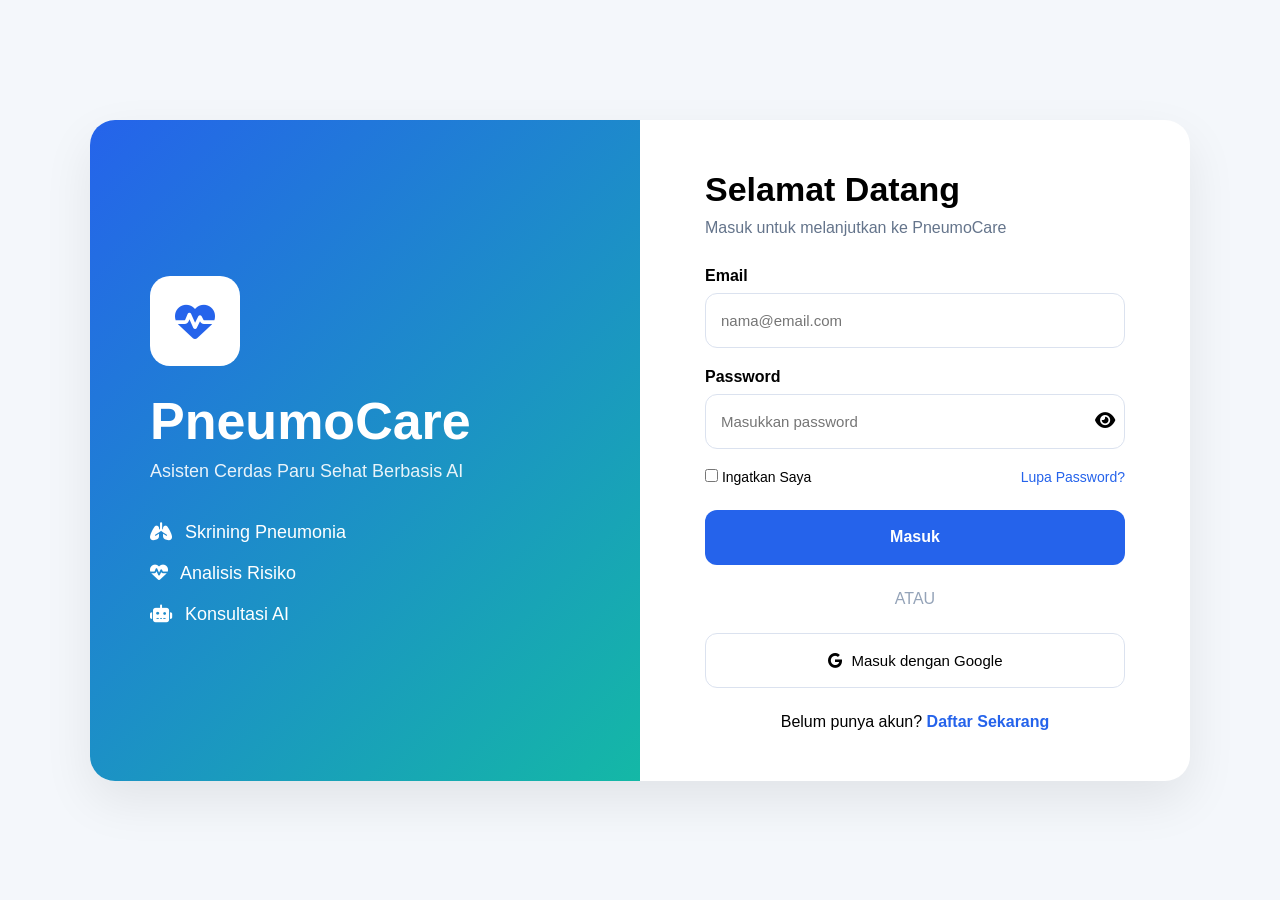
<file: index.html>
<!DOCTYPE html>
<html lang="id">
<head>
<meta charset="UTF-8">
<meta name="viewport" content="width=device-width, initial-scale=1.0">
<title>PneumoCare</title>

<link rel="stylesheet" href="style.css">
<link rel="stylesheet"
href="https://cdnjs.cloudflare.com/ajax/libs/font-awesome/6.5.1/css/all.min.css">
</head>

<script>

if(localStorage.getItem("isLogin") !== "true"){

    window.location.href = "login.html";

}

</script>

    <script>

let currentStep = 1;
const totalSteps = 6;

function showStep(step){

document
.querySelectorAll('.step-content')
.forEach(el=>el.classList.remove('active'));

document
.getElementById(`step${step}`)
.classList.add('active');

document
.querySelectorAll('.step')
.forEach(el=>el.classList.remove('active'));

document
.querySelector(`.step[data-step="${step}"]`)
.classList.add('active');

}

function nextStep(){

if(currentStep < totalSteps){

currentStep++;
showStep(currentStep);

}

}

function prevStep(){

if(currentStep > 1){

currentStep--;
showStep(currentStep);

}

}

document
.querySelectorAll('.step')
.forEach(step=>{

step.addEventListener('click',()=>{

currentStep = Number(step.dataset.step);

showStep(currentStep);

});

});

function startBreathingTest(){

let time = 30;

const timer = document.getElementById("timer");

const interval = setInterval(()=>{

time--;

timer.innerHTML = time + " detik";

if(time <= 0){

clearInterval(interval);

nextStep();

}

},1000);

}

function logout(){

    localStorage.removeItem("isLogin");

    window.location.href = "login.html";

}


</script>

<body>

<!-- HEADER -->
<header class="topbar">

    <div class="logo-area">
        <div class="logo-icon">
            <i class="fa-solid fa-heart-pulse"></i>
        </div>

        <div>
            <h2>PneumoCare</h2>
            <span>Asisten Cerdas Paru Sehat</span>
        </div>

        <div class="ai-badge">GallaxzDev</div>
    </div>

    <div class="top-actions">
        <button class="session-btn">GLXZ</button>
        <button class="logout-btn" onclick="logout()">
            Keluar
        </button>
    </div>

</header>

<!-- STEPPER -->
<section class="stepper">

    <div class="step active" data-step="1">
        <span>1</span>
        Data Diri
    </div>

    <div class="step" data-step="2">
        <span>2</span>
        Pilih Gejala
    </div>

    <div class="step" data-step="3">
        <span>3</span>
        Cek Nafas
    </div>

    <div class="step" data-step="4">
        <span>4</span>
        Hasil Analisis
    </div>

    <div class="step" data-step="5">
        <span>5</span>
        AI Edukasi & Riset
    </div>

    <div class="step" data-step="6">
        <span>6</span>
        Konsultasi AI
    </div>

</section>

<!-- CONTENT -->
<main class="container">

<!-- STEP 1 -->
<div class="step-content active" id="step1">

<div class="card">

<div class="title-box">

<div class="icon">
<i class="fa-regular fa-user"></i>
</div>

<div>
<h1>Langkah 1: Pengisian Data Diri</h1>
<p>Isi data riwayat medis Anda secara lengkap.</p>
</div>

</div>

<div class="grid">

<div>
<label>Nama Lengkap</label>
<input type="text">
</div>

<div>
<label>Usia</label>
<input type="number">
</div>

<div>
<label>Jenis Kelamin</label>
<select>
<option>Laki-laki</option>
<option>Perempuan</option>
</select>
</div>

<div class="double">

<div>
<label>Berat</label>
<input type="number">
</div>

<div>
<label>Tinggi</label>
<input type="number">
</div>

</div>

</div>

<div class="footer-btn">
<button class="next-btn" onclick="nextStep()">
Lanjut Pilih Gejala →
</button>
</div>

</div>

</div>

<!-- STEP 2 -->
<div class="step-content" id="step2">

<div class="card">

<div class="title-box">

<div class="icon">
🩺
</div>

<div>
<h1>Langkah 2: Pilih Gejala</h1>
<p>Pilih gejala yang sedang dirasakan.</p>
</div>

</div>

<div class="symptom-grid">

<label class="symptom-card">

<input type="checkbox">

<div>
<h3>🤧 Batuk Berdahak / Kering</h3>
<p>Batuk terus menerus.</p>
</div>

<span class="badge medium">
Sedang
</span>

</label>

<label class="symptom-card">

<input type="checkbox">

<div>
<h3>🌡️ Demam Tinggi</h3>
<p>Suhu tubuh di atas 38°C.</p>
</div>

<span class="badge medium">
Sedang
</span>

</label>

<label class="symptom-card">

<input type="checkbox">

<div>
<h3>🫁 Sesak Nafas</h3>
<p>Kesulitan bernapas.</p>
</div>

<span class="badge high">
Tinggi
</span>

</label>

<label class="symptom-card">

<input type="checkbox">

<div>
<h3>⚡ Nyeri Dada</h3>
<p>Nyeri saat bernapas.</p>
</div>

<span class="badge high">
Tinggi
</span>

</label>

</div>

<div class="footer-btn">

<button class="secondary-btn"
onclick="prevStep()">
← Kembali
</button>

<button class="next-btn"
onclick="nextStep()">
Lanjut Cek Nafas →
</button>

</div>

</div>

</div>

<!-- STEP 3 -->
<div class="step-content" id="step3">

<div class="card center-card">

<h1>Langkah 3: Pengukur Nafas</h1>

<div class="breath-circle">
🫁
</div>

<h2 id="timer">
30 detik
</h2>

<button class="next-btn"
onclick="startBreathingTest()">
Mulai Pengukuran
</button>

</div>

</div>

<!-- STEP 4 -->
<div class="step-content" id="step4">

<div class="card">

<h1>Hasil Skrining PneumoCare</h1>

<div class="risk-box">

<h2>Tingkat Risiko Pneumonia</h2>

<h1>RENDAH</h1>

<p>
Risiko rendah berdasarkan gejala yang dipilih.
</p>

</div>

<div class="footer-btn">

<button class="secondary-btn"
onclick="prevStep()">
← Kembali
</button>

<button class="next-btn"
onclick="nextStep()">
AI Edukasi →
</button>

</div>

</div>

</div>

<!-- STEP 5 -->
<div class="step-content" id="step5">

<div class="card">

<div class="hero">

<h1>Edukasi & Pencegahan Pneumonia</h1>

<p>
Pelajari cara menjaga kesehatan paru-paru.
</p>

</div>

<div class="search-ai">

<input
type="text"
placeholder="Tanyakan riset terbaru..."
>

<button>
Cari Fakta AI
</button>

</div>

<div class="footer-btn">

<button class="secondary-btn"
onclick="prevStep()">
← Kembali
</button>

<button class="next-btn"
onclick="nextStep()">
Konsultasi AI →
</button>

</div>

</div>

</div>

<!-- STEP 6 -->
<div class="step-content" id="step6">

<div class="card">

<h1>PneumoCare AI Doctor</h1>

<div class="chat-box">

<div class="message">
Halo, saya siap membantu Anda.
</div>

</div>

<div class="chat-input">

<input
type="text"
placeholder="Tulis pertanyaan..."
>

<button>Kirim</button>

</div>

</div>

</div>

</main>

</body>
</html>
</file>
<file: style.css>
*{
margin:0;
padding:0;
box-sizing:border-box;
font-family:Segoe UI,sans-serif;
}

body{
background:#f4f6fb;
}

/* HEADER */

.topbar{
height:80px;
padding:0 40px;
display:flex;
align-items:center;
justify-content:space-between;

background:linear-gradient(
90deg,
#0d5ed7,
#13bba3
);

color:white;
}

.logo-area{
display:flex;
align-items:center;
gap:15px;
}

.logo-icon{
width:55px;
height:55px;
border-radius:15px;
background:white;
color:#2563eb;

display:flex;
align-items:center;
justify-content:center;

font-size:24px;
}

.logo-area h2{
font-size:28px;
}

.logo-area span{
font-size:13px;
opacity:.9;
}

.ai-badge{
background:#14d8a6;
padding:8px 14px;
border-radius:10px;
font-size:13px;
font-weight:600;
}

.top-actions{
display:flex;
gap:12px;
}

.session-btn{
background:rgba(255,255,255,.15);
border:none;
color:white;
padding:10px 18px;
border-radius:30px;
}

.logout-btn{
background:#ef4444;
border:none;
color:white;
padding:10px 18px;
border-radius:10px;
cursor:pointer;
}

/* STEPPER */

.stepper{
display:flex;
justify-content:center;
gap:40px;
padding:20px;
background:white;
border-bottom:1px solid #e5e7eb;
}

.step{
display:flex;
align-items:center;
gap:10px;
color:#64748b;
font-weight:500;
}

.step span{
width:30px;
height:30px;
border-radius:50%;
background:#dbeafe;

display:flex;
align-items:center;
justify-content:center;
}

.step.active{
color:#2563eb;
font-weight:700;
}

.step.active span{
background:#2563eb;
color:white;
}

/* CONTENT */

.container{
padding:40px;
display:flex;
justify-content:center;
}

.card{
background:white;
width:100%;
max-width:950px;
border-radius:24px;
padding:35px;
box-shadow:0 5px 20px rgba(0,0,0,.05);
}

.title-box{
display:flex;
gap:20px;
margin-bottom:30px;
}

.icon{
width:60px;
height:60px;
border-radius:16px;
background:#eef4ff;

display:flex;
align-items:center;
justify-content:center;

font-size:24px;
color:#2563eb;
}

.title-box h1{
font-size:36px;
margin-bottom:10px;
}

.title-box p{
color:#64748b;
}

.grid{
display:grid;
grid-template-columns:1fr 1fr;
gap:20px;
margin-bottom:25px;
}

.double{
display:grid;
grid-template-columns:1fr 1fr;
gap:15px;
}

label{
display:block;
margin-bottom:8px;
font-weight:600;
}

input,
select{
width:100%;
padding:15px;
border:1px solid #dce3ee;
border-radius:14px;
font-size:15px;
}

hr{
margin:30px 0;
border:none;
border-top:1px solid #e5e7eb;
}

h3{
margin-bottom:20px;
}

.risk-grid{
display:grid;
grid-template-columns:1fr 1fr;
gap:20px;
}

.risk-card{
padding:20px;
border:1px solid #edf0f5;
border-radius:18px;
background:#fafcff;
}

.risk-card h4{
margin-bottom:8px;
}

.risk-card p{
color:#64748b;
font-size:14px;
margin-bottom:15px;
}

.choice{
display:flex;
gap:10px;
}

.choice button{
padding:10px 18px;
border:none;
border-radius:12px;
cursor:pointer;
background:#eef2ff;
}

.active-btn{
background:#2563eb !important;
color:white;
}

.footer-btn{
margin-top:30px;
display:flex;
justify-content:flex-end;
}

.next-btn{
background:#2563eb;
color:white;
padding:14px 28px;
border:none;
border-radius:14px;
font-size:16px;
cursor:pointer;
}

/* RESPONSIVE */

@media(max-width:768px){

.grid,
.risk-grid{
grid-template-columns:1fr;
}

.stepper{
overflow:auto;
justify-content:flex-start;
padding-left:20px;
}

.title-box h1{
font-size:26px;
}

.topbar{
padding:15px;
flex-direction:column;
height:auto;
gap:15px;
}

}

.step-content{
display:none;
}

.step-content.active{
display:block;
animation:fade .3s ease;
}

@keyframes fade{

from{
opacity:0;
transform:translateY(10px);
}

to{
opacity:1;
transform:translateY(0);
}

}

.symptom-grid{
display:grid;
grid-template-columns:1fr 1fr;
gap:20px;
}

.symptom-card{

display:flex;
align-items:center;
justify-content:space-between;

padding:20px;

border:1px solid #e5e7eb;
border-radius:18px;

cursor:pointer;
}

.symptom-card input{
width:20px;
height:20px;
}

.badge{

padding:6px 12px;
border-radius:30px;
font-size:12px;
font-weight:600;

}

.medium{
background:#fef3c7;
color:#b45309;
}

.high{
background:#fee2e2;
color:#dc2626;
}

.center-card{
text-align:center;
}

.breath-circle{

width:140px;
height:140px;

border-radius:50%;

border:4px dashed #dbeafe;

display:flex;
align-items:center;
justify-content:center;

font-size:60px;

margin:30px auto;
}

.risk-box{

background:#dcfce7;

padding:30px;

border-radius:20px;

margin:20px 0;

color:#15803d;
}

.hero{

background:linear-gradient(
135deg,
#2563eb,
#14b8a6
);

padding:40px;
border-radius:20px;
color:white;
margin-bottom:20px;
}

.search-ai{

display:flex;
gap:15px;
margin-top:20px;
}

.search-ai input{
flex:1;
}

.chat-box{

height:350px;

border:1px solid #e5e7eb;

border-radius:16px;

padding:20px;

margin:20px 0;
}

.message{

background:#eef2ff;

padding:15px;

border-radius:12px;

width:max-content;
}

.chat-input{

display:flex;
gap:15px;
}

.chat-input input{
flex:1;
}

.secondary-btn{

padding:14px 24px;

background:#e5e7eb;

border:none;

border-radius:12px;

cursor:pointer;
}

.remember input[type="checkbox"]{
    appearance: auto;
    -webkit-appearance: checkbox;

    width: 16px !important;
    height: 16px !important;

    min-width: 16px;
    min-height: 16px;

    padding: 0 !important;
    margin: 0;
}
</file>
<file: login.css>
*{
margin:0;
padding:0;
box-sizing:border-box;
font-family:'Segoe UI',sans-serif;
}

body{
min-height:100vh;
background:#f4f7fb;
display:flex;
align-items:center;
justify-content:center;
padding:20px;
}

.login-container{
width:1100px;
max-width:100%;
display:grid;
grid-template-columns:1fr 1fr;
background:white;
border-radius:25px;
overflow:hidden;
box-shadow:0 20px 50px rgba(0,0,0,.08);
}

.left-side{
background:linear-gradient(
135deg,
#2563eb,
#14b8a6
);
color:white;
padding:60px;
display:flex;
flex-direction:column;
justify-content:center;
}

.logo-box{
width:90px;
height:90px;
background:white;
color:#2563eb;
border-radius:20px;
display:flex;
align-items:center;
justify-content:center;
font-size:40px;
margin-bottom:25px;
}

.left-side h1{
font-size:52px;
margin-bottom:10px;
}

.left-side p{
font-size:18px;
opacity:.9;
margin-bottom:40px;
}

.feature-list{
display:flex;
flex-direction:column;
gap:20px;
}

.feature-list div{
display:flex;
align-items:center;
gap:12px;
font-size:18px;
}

.right-side{
display:flex;
align-items:center;
justify-content:center;
padding:50px;
}

.login-card{
width:100%;
max-width:420px;
}

.login-card h2{
font-size:34px;
margin-bottom:10px;
}

.login-card p{
color:#64748b;
margin-bottom:30px;
}

.input-group{
margin-bottom:20px;
}

.input-group label{
display:block;
margin-bottom:8px;
font-weight:600;
}

.input-group input{
width:100%;
height:55px;
padding:0 15px;
border:1px solid #dbe2ef;
border-radius:12px;
font-size:15px;
}

.password-box{
position:relative;
}

.eye-btn{
position:absolute;
right:10px;
top:50%;
transform:translateY(-50%);
border:none;
background:none;
cursor:pointer;
font-size:18px;
}

.remember{
display:flex;
justify-content:space-between;
align-items:center;
margin-bottom:25px;
font-size:14px;
}

.remember a{
text-decoration:none;
color:#2563eb;
}

.login-btn{
width:100%;
height:55px;
border:none;
border-radius:12px;
background:#2563eb;
color:white;
font-size:16px;
font-weight:600;
cursor:pointer;
}

.login-btn:hover{
background:#1d4ed8;
}

.divider{
text-align:center;
margin:25px 0;
color:#94a3b8;
}

.google-btn{
width:100%;
height:55px;
border:1px solid #dbe2ef;
background:white;
border-radius:12px;
cursor:pointer;
font-size:15px;
display:flex;
justify-content:center;
align-items:center;
gap:10px;
}

.register{
text-align:center;
margin-top:25px;
}

.register a{
text-decoration:none;
font-weight:600;
color:#2563eb;
}

@media(max-width:900px){

.login-container{
grid-template-columns:1fr;
}

.left-side{
display:none;
}

}
</file>
